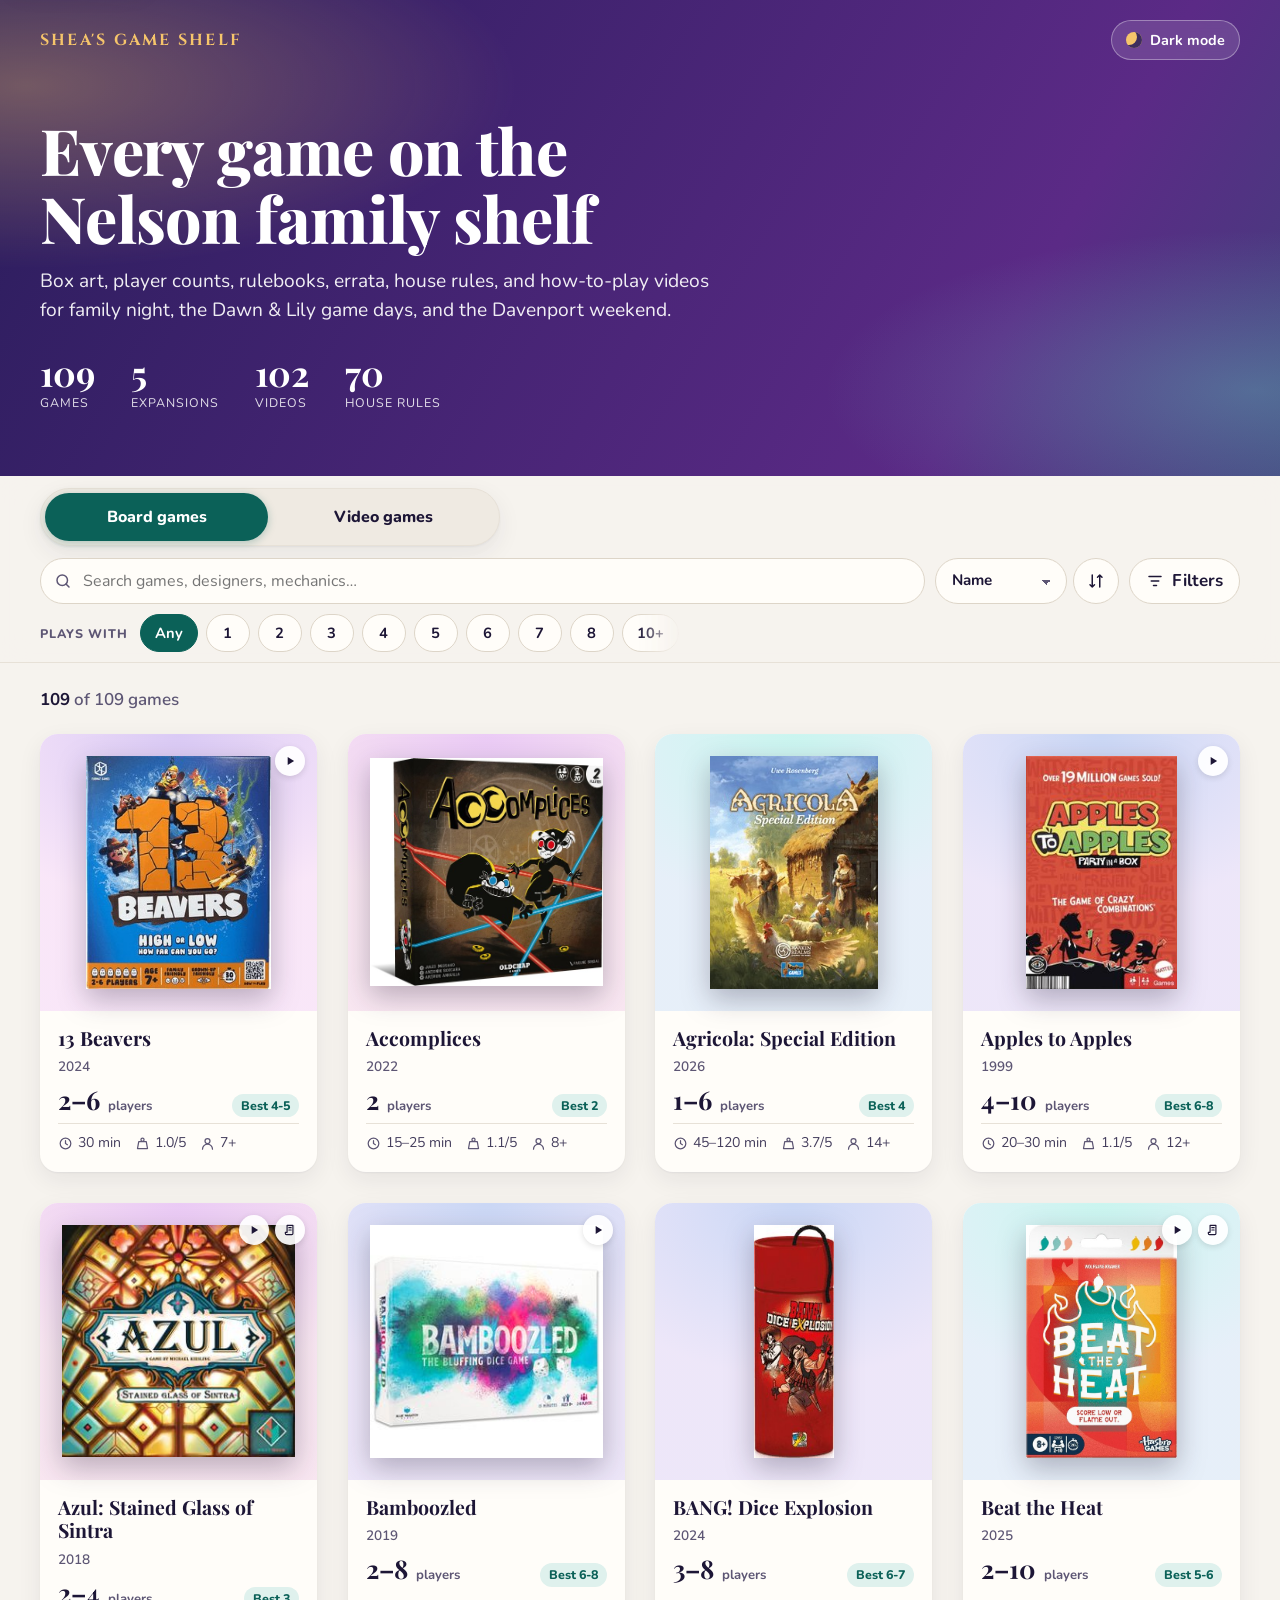
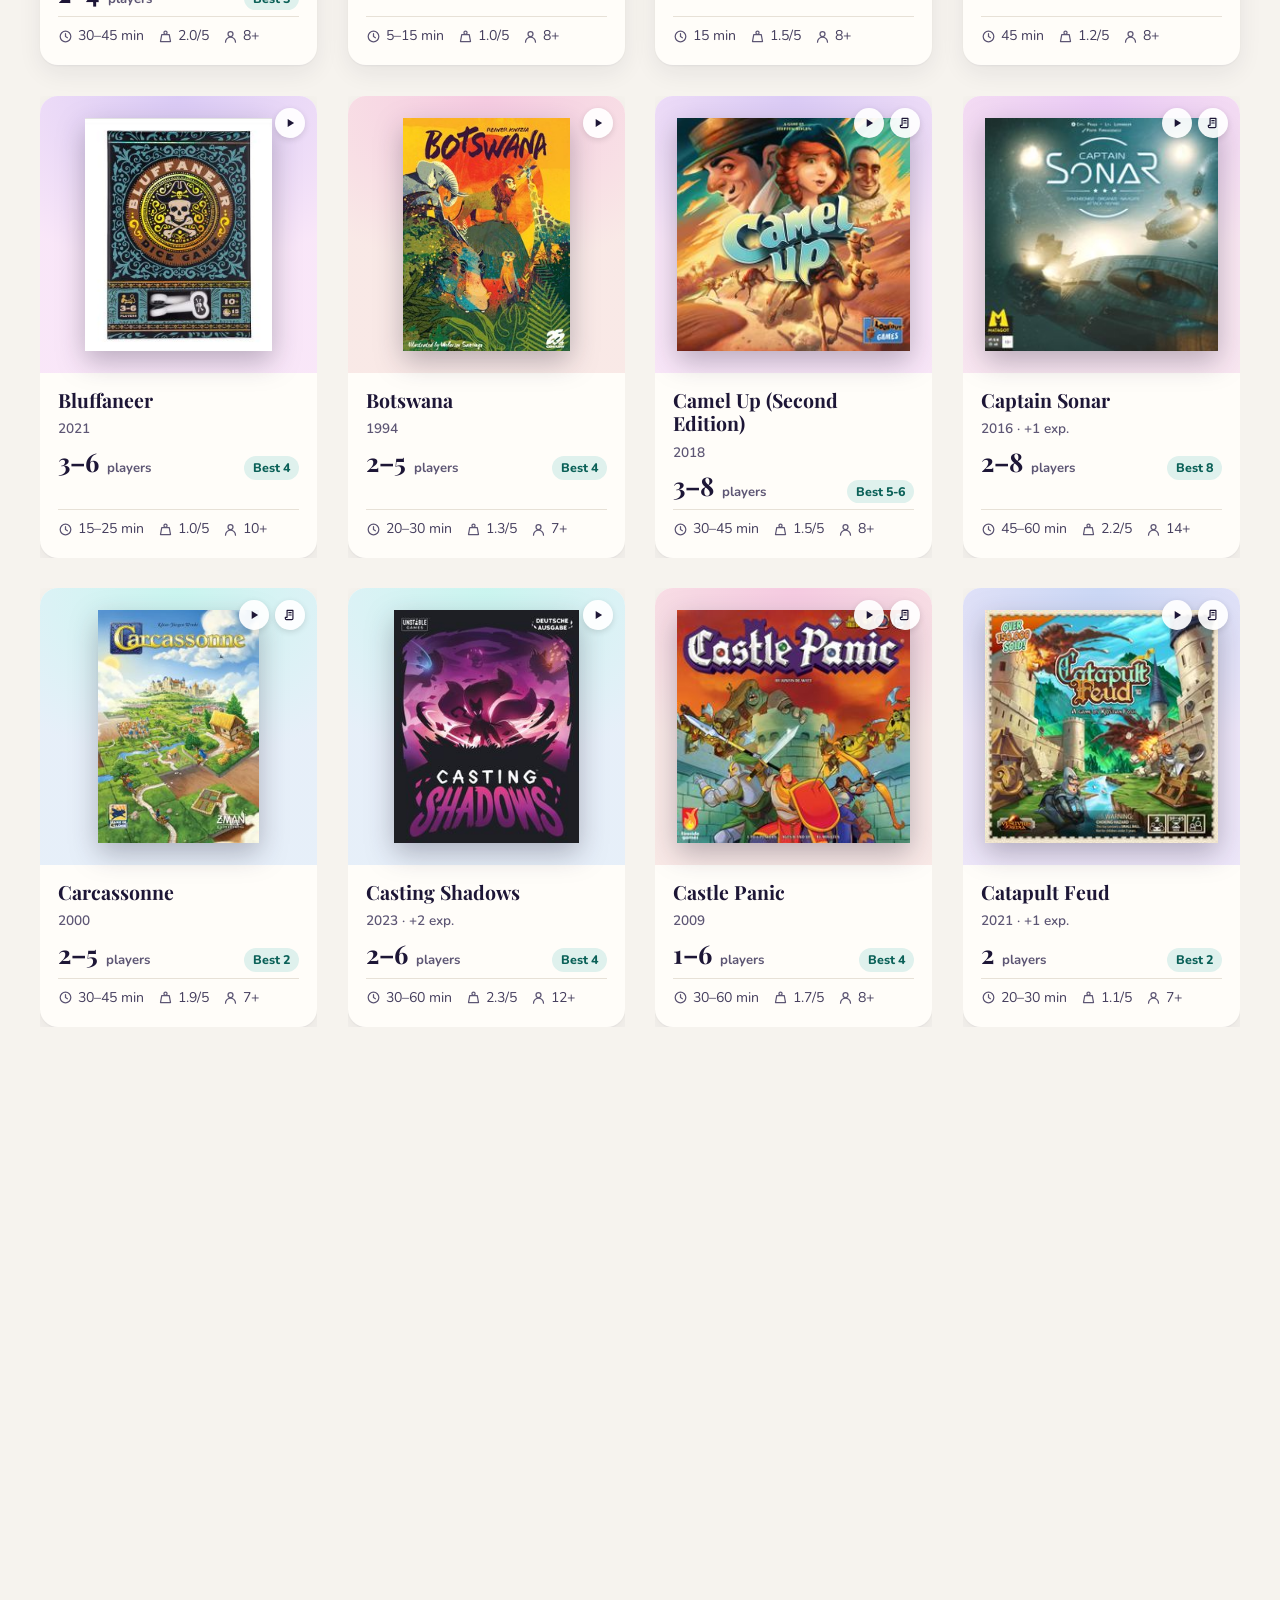
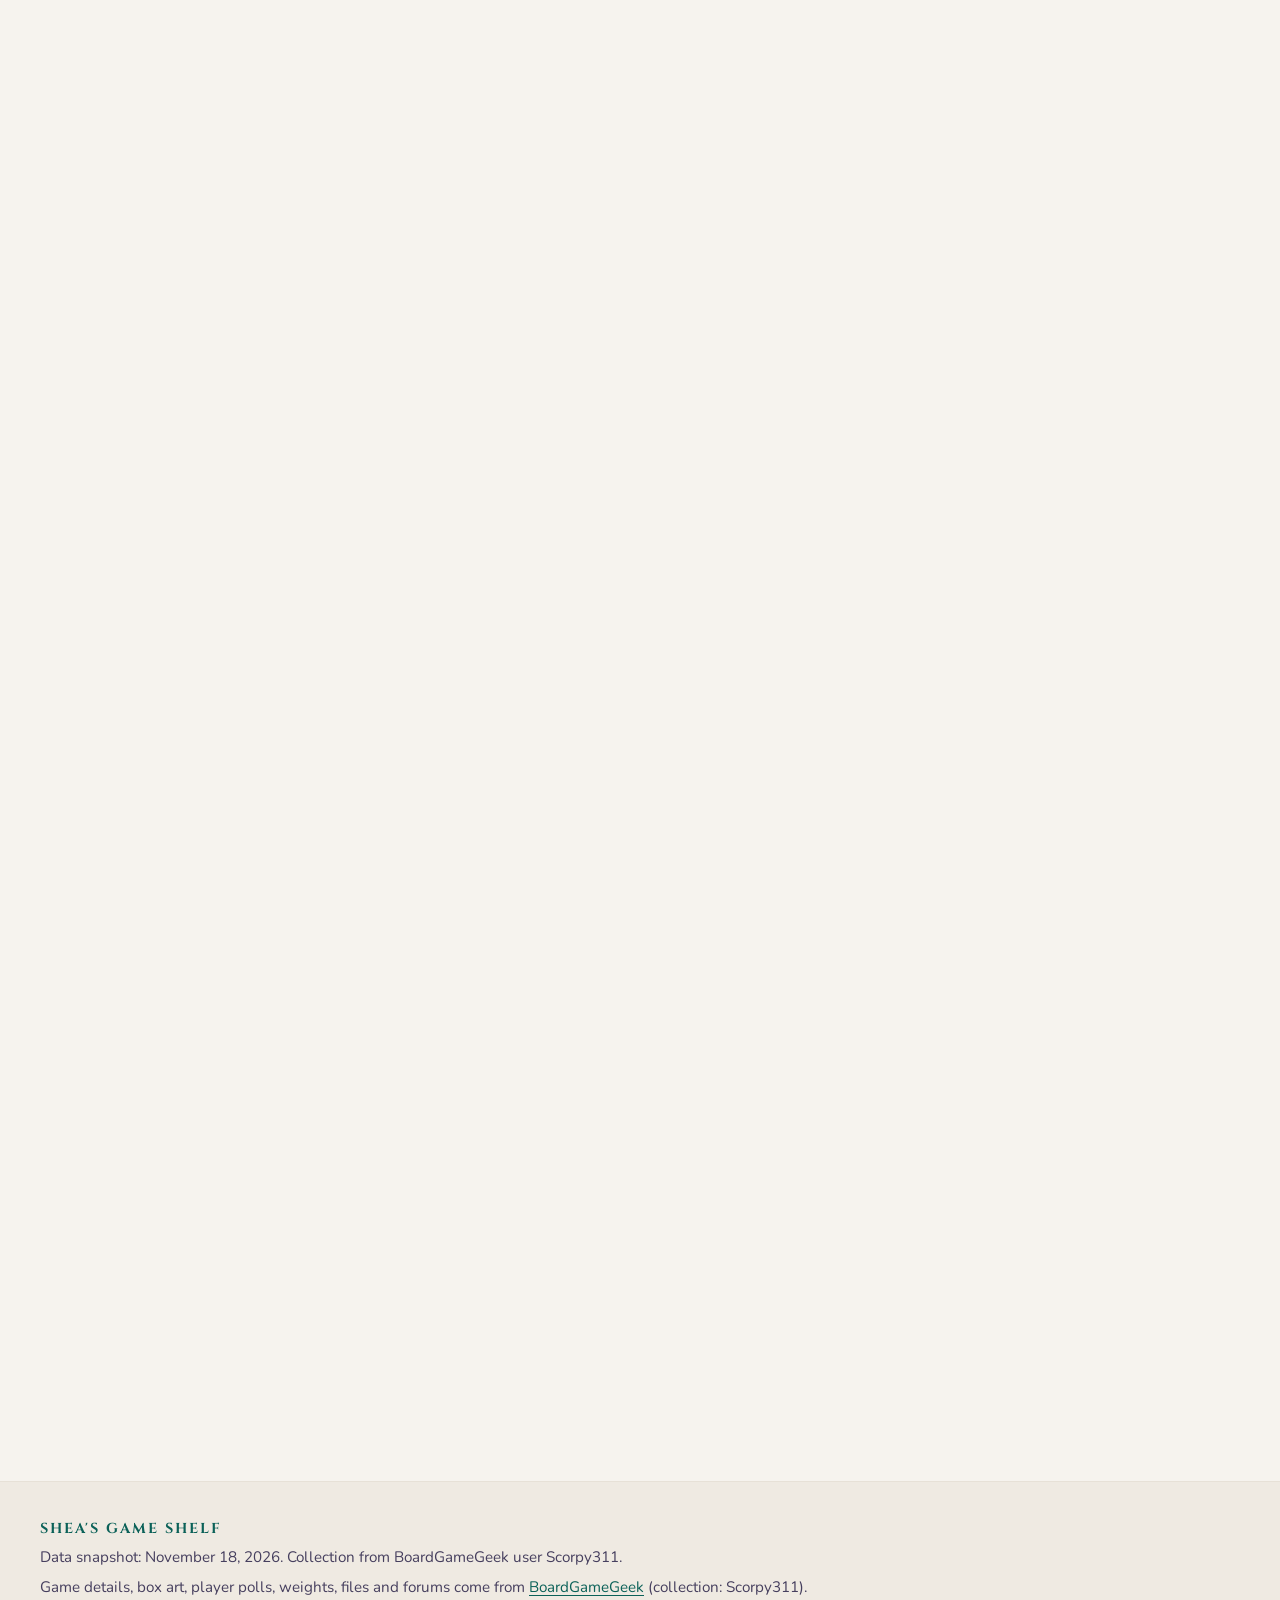
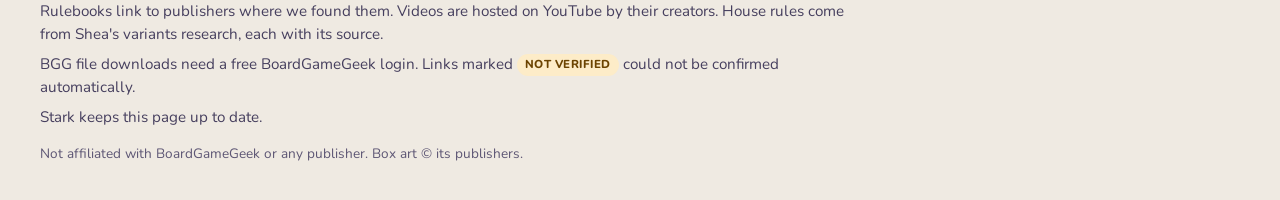
<file: index.html>
<!doctype html>
<html lang="en" data-theme="light" data-shelf="board">
<head>
<meta charset="utf-8">
<meta name="viewport" content="width=device-width, initial-scale=1, viewport-fit=cover">
<title>Shea's Game Shelf · The Nelson family game library</title>
<meta name="description" content="The Nelson family's game library: board games with box art, rulebooks, and how-to-play videos, plus Shea's Steam library on PC. Filterable and sortable.">
<meta name="theme-color" content="#2a1d5c">
<meta name="color-scheme" content="light">
<link rel="canonical" href="https://shea-nelson.github.io/game-library/">
<link rel="icon" href="data:image/svg+xml,<svg xmlns='http://www.w3.org/2000/svg' viewBox='0 0 64 64'><rect width='64' height='64' rx='14' fill='%232a1d5c'/><circle cx='22' cy='22' r='6' fill='%23f6c56b'/><circle cx='42' cy='42' r='6' fill='%23f6c56b'/><circle cx='42' cy='22' r='6' fill='%2370e0cf'/><circle cx='22' cy='42' r='6' fill='%2370e0cf'/></svg>">
<link rel="preconnect" href="https://fonts.googleapis.com">
<link rel="preconnect" href="https://fonts.gstatic.com" crossorigin>
<link rel="preconnect" href="https://cdn.cloudflare.steamstatic.com">
<link href="https://fonts.googleapis.com/css2?family=Cinzel:wght@600;700&family=Nunito:ital,wght@0,400;0,600;0,700;0,800;1,400&family=Playfair+Display:wght@600;700;800&display=swap" rel="stylesheet">
<link rel="stylesheet" href="css/style.css">
<script>
  (function(){try{
    var t=localStorage.getItem('gs-theme');
    if(t==='light'||t==='dark'){
      document.documentElement.setAttribute('data-theme',t);
      var m=document.querySelector('meta[name="color-scheme"]');
      if(m)m.setAttribute('content',t);
      var c=document.querySelector('meta[name="theme-color"]');
      if(c)c.setAttribute('content',t==='dark'?'#1a1240':'#2a1d5c');
    }
    var s=location.hash;
    if(/^#video(\/|$)/.test(s))document.documentElement.setAttribute('data-shelf','video');
    else if(/^#game\//.test(s)||s==='#board')document.documentElement.setAttribute('data-shelf','board');
    else {var l=localStorage.getItem('gs-shelf');if(l==='video'||l==='board')document.documentElement.setAttribute('data-shelf',l);}
  }catch(e){}})();
</script>
<link rel="apple-touch-icon" sizes="180x180" href="/game-library/icons/apple-touch-icon.png">
<link rel="manifest" href="/game-library/manifest.webmanifest">
<meta name="apple-mobile-web-app-title" content="Game Shelf">
<meta name="apple-mobile-web-app-capable" content="yes">
<meta name="mobile-web-app-capable" content="yes">
</head>
<body>
<a class="skip" href="#grid">Skip to games</a>
<noscript><p class="noscript">This page needs JavaScript to show the game library.</p></noscript>

<header class="hero" id="top">
  <div class="hero__glow" aria-hidden="true"></div>
  <div class="wrap hero__inner">
    <div class="hero__bar">
      <span class="wordmark" aria-label="Shea's Game Shelf">Shea's Game Shelf</span>
      <button class="theme-toggle" id="themeToggle" type="button" aria-pressed="false">
        <span class="theme-toggle__icon" aria-hidden="true"></span><span class="theme-toggle__label">Dark mode</span>
      </button>
    </div>
    <h1 class="hero__title" id="heroTitle">Every game on the Nelson family shelf</h1>
    <p class="hero__lede" id="heroLede">Box art, player counts, rulebooks, errata, house rules, and how-to-play videos for family night, the Dawn &amp; Lily game days, and the Davenport weekend.</p>
    <dl class="hero__stats" id="heroStats" aria-live="polite"></dl>
  </div>
</header>

<div class="toolbar" id="toolbar">
  <div class="wrap toolbar__inner">
    <div class="shelf-switch" id="shelfSwitch" role="radiogroup" aria-label="Choose a library">
      <button type="button" role="radio" aria-checked="true" data-shelf="board" id="shelfBoard">Board games</button>
      <button type="button" role="radio" aria-checked="false" data-shelf="video" id="shelfVideo">Video games</button>
    </div>
    <div class="toolbar__row">
      <search class="search">
        <label class="sr-only" for="q">Search board games</label>
        <svg aria-hidden="true" viewBox="0 0 24 24" width="18" height="18"><circle cx="11" cy="11" r="7" fill="none" stroke="currentColor" stroke-width="2"/><path d="M20 20l-4-4" stroke="currentColor" stroke-width="2" stroke-linecap="round"/></svg>
        <input id="q" type="search" placeholder="Search games, designers, mechanics…" autocomplete="off" enterkeyhint="search">
      </search>
      <div class="sort">
        <label for="sortBy" class="sr-only">Sort by</label>
        <select id="sortBy">
          <option value="name">Name</option>
          <option value="players">Players</option>
          <option value="time">Play time</option>
          <option value="weight">Weight</option>
          <option value="rating">BGG rating</option>
          <option value="year">Year</option>
        </select>
        <button type="button" id="sortDir" class="icon-btn" aria-label="Sort ascending" title="Toggle sort direction">
          <svg aria-hidden="true" viewBox="0 0 24 24" width="18" height="18"><path d="M7 4v16M7 20l-3-3M7 20l3-3M17 20V4M17 4l-3 3M17 4l3 3" fill="none" stroke="currentColor" stroke-width="2" stroke-linecap="round" stroke-linejoin="round"/></svg>
        </button>
      </div>
      <button type="button" id="filtersBtn" class="filters-btn" aria-expanded="false" aria-controls="filters">
        <svg aria-hidden="true" viewBox="0 0 24 24" width="18" height="18"><path d="M4 6h16M7 12h10M10 18h4" fill="none" stroke="currentColor" stroke-width="2" stroke-linecap="round"/></svg>
        <span>Filters</span><span class="filters-btn__count" id="filterCount" hidden></span>
      </button>
    </div>
    <div class="players board-only" id="playerRow" role="group" aria-labelledby="playersLbl">
      <span id="playersLbl" class="players__label">Plays with</span>
      <div class="chips chips--scroll" id="playerChips"></div>
    </div>
    <div class="video-toolbar-chips video-only" id="videoChipRows" hidden>
      <div class="players" id="platformRow" role="group" aria-labelledby="platformLbl">
        <span id="platformLbl" class="players__label">Platform</span>
        <div class="chips chips--scroll" id="platformChips"></div>
      </div>
      <div class="players" id="playedRow" role="group" aria-labelledby="playedLbl">
        <span id="playedLbl" class="players__label">Played</span>
        <div class="chips chips--scroll" id="playedChips"></div>
      </div>
    </div>
    <div class="filters" id="filters" hidden>
      <div class="filters__grid board-only" id="boardFilterGrid">
        <fieldset class="fgroup">
          <legend>Play time</legend>
          <div class="chips" id="timeChips"></div>
        </fieldset>
        <fieldset class="fgroup">
          <legend>Weight</legend>
          <div class="chips" id="weightChips"></div>
        </fieldset>
        <div class="fgroup">
          <label for="catSel" class="flabel">Category</label>
          <select id="catSel"><option value="">Any category</option></select>
        </div>
        <div class="fgroup">
          <label for="mechSel" class="flabel">Mechanic</label>
          <select id="mechSel"><option value="">Any mechanic</option></select>
        </div>
        <fieldset class="fgroup">
          <legend>Extras</legend>
          <div class="toggles">
            <label class="toggle"><input type="checkbox" id="fBest"><span>Best at that player count</span></label>
            <label class="toggle"><input type="checkbox" id="fHouse"><span>Has house rules</span></label>
            <label class="toggle"><input type="checkbox" id="fVideo"><span>Has a how-to-play video</span></label>
            <label class="toggle"><input type="checkbox" id="fExp"><span>Has expansions</span></label>
          </div>
        </fieldset>
      </div>
      <div class="filters__grid video-only" id="videoFilterGrid" hidden>
        <div class="fgroup">
          <label for="genreSel" class="flabel">Genre</label>
          <select id="genreSel"><option value="">Any genre</option></select>
        </div>
      </div>
      <div class="filters__foot">
        <button type="button" id="clearAll" class="link-btn">Clear all filters</button>
        <button type="button" id="doneBtn" class="done-btn">Show games</button>
      </div>
    </div>
  </div>
</div>

<main class="wrap" id="main">
  <p class="result-line" id="resultLine" aria-live="polite"></p>
  <ul class="grid" id="grid" aria-label="Games"></ul>
  <div class="empty" id="empty" hidden>
    <p class="empty__title">No games match those filters.</p>
    <button type="button" class="done-btn" id="emptyClear">Clear filters</button>
  </div>
  <div class="load-error" id="loadError" hidden role="alert"></div>
</main>

<footer class="footer">
  <div class="wrap footer__inner">
    <span class="wordmark wordmark--small">Shea's Game Shelf</span>
    <p id="snapshot">Data snapshot: loading…</p>
    <p id="footerCredit">Game details, box art, player polls, weights, files and forums come from <a href="https://boardgamegeek.com/collection/user/Scorpy311?own=1">BoardGameGeek</a> (collection: Scorpy311). Rulebooks link to publishers where we found them. Videos are hosted on YouTube by their creators. House rules come from Shea's variants research, each with its source.</p>
    <p id="footerNote">BGG file downloads need a free BoardGameGeek login. Links marked <span class="badge badge--warn">Not verified</span> could not be confirmed automatically.</p>
    <p>Stark keeps this page up to date.</p>
    <p class="footer__small" id="footerSmall">Not affiliated with BoardGameGeek or any publisher. Box art © its publishers.</p>
  </div>
</footer>

<dialog class="detail" id="detail" aria-labelledby="dTitle" closedby="any">
  <div class="detail__inner" id="detailBody"></div>
</dialog>

<script src="js/app.js" defer></script>
</body>
</html>
</file>
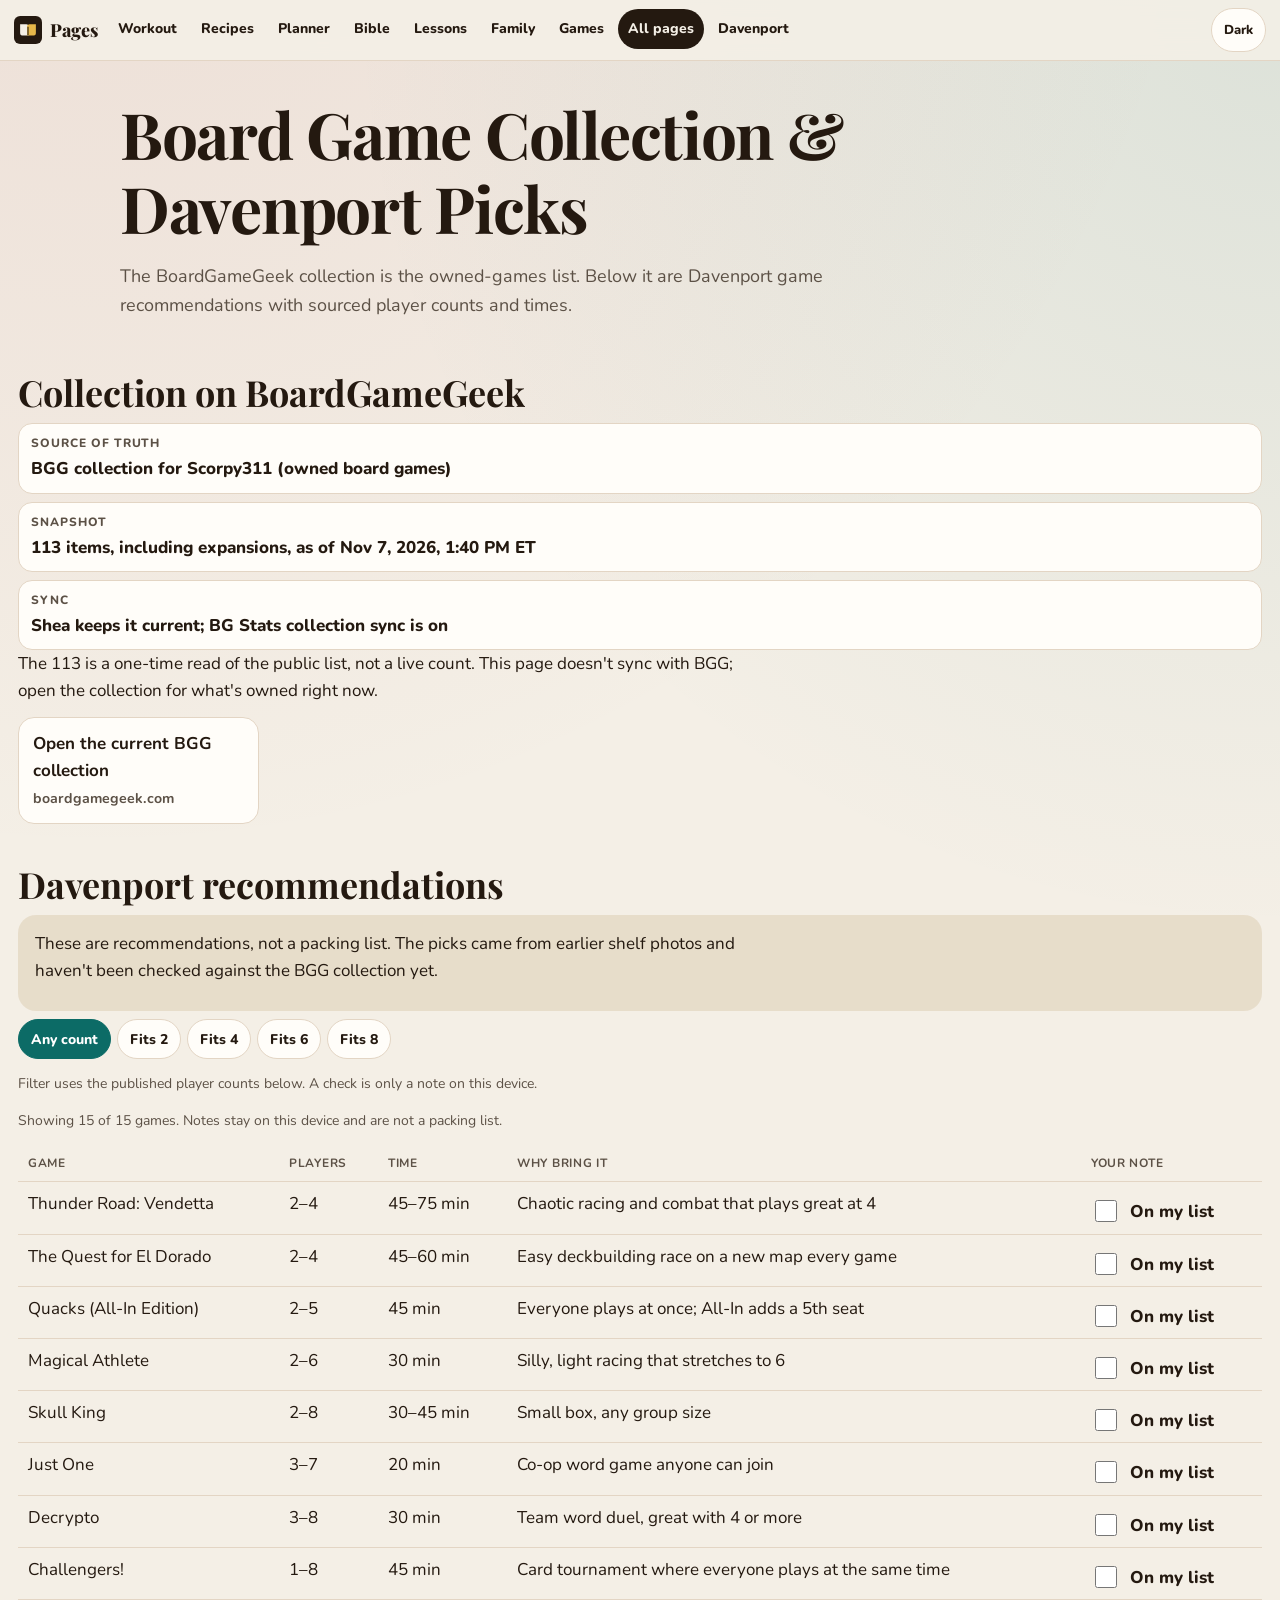
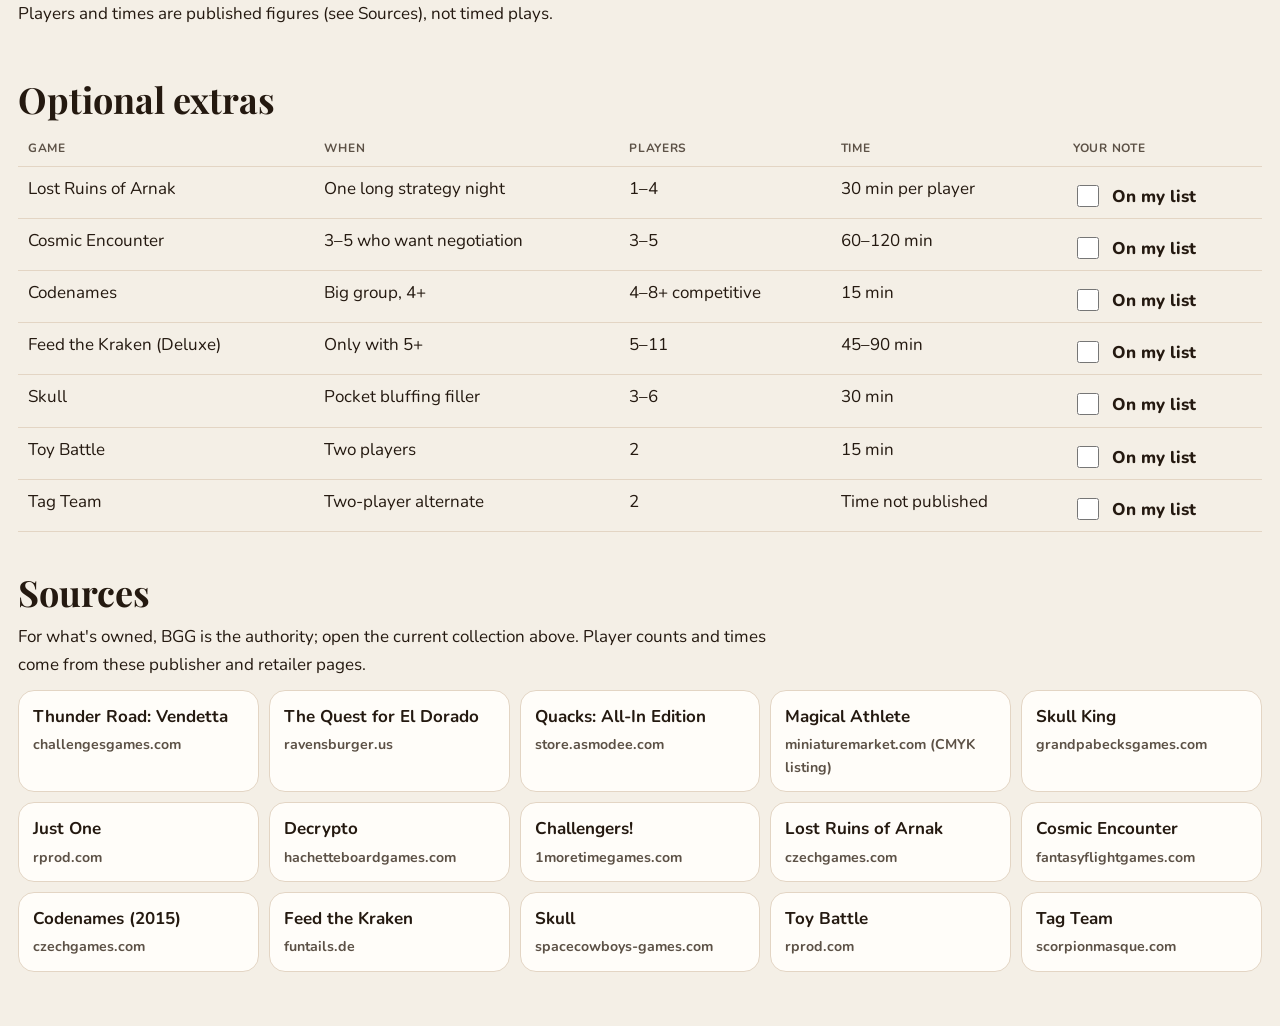
<file: davenport/index.html>
<!doctype html>
<html lang="en">
<head>
<meta charset="utf-8">
<meta name="viewport" content="width=device-width, initial-scale=1">
<meta name="theme-color" content="#f4efe6">
<meta name="color-scheme" content="light dark">
<meta name="description" content="BoardGameGeek collection for Scorpy311 and sourced Davenport game recommendations. Not a packing list.">
<title>Board Game Collection &amp; Davenport Picks</title>
<link rel="icon" href="shelf/favicon.svg" type="image/svg+xml">
<link rel="preconnect" href="https://fonts.googleapis.com">
<link rel="preconnect" href="https://fonts.gstatic.com" crossorigin>
<link href="https://fonts.googleapis.com/css2?family=Caveat:wght@600;700&family=Cinzel:wght@600;700&family=Nunito:wght@400;600;700;800&family=Playfair+Display:ital,wght@0,700;0,900;1,700&display=swap" rel="stylesheet">
<link rel="stylesheet" href="shelf/base.css">
<link rel="stylesheet" href="shelf/doc.css">
<script src="shelf/theme-init.js"></script>
<link rel="apple-touch-icon" sizes="180x180" href="/game-library/icons/apple-touch-icon.png">
<link rel="manifest" href="/game-library/manifest.webmanifest">
<meta name="apple-mobile-web-app-title" content="Game Shelf">
<meta name="apple-mobile-web-app-capable" content="yes">
<meta name="mobile-web-app-capable" content="yes">
</head>
<body data-root="./">
<a class="skip" href="#app">Skip to games</a>
<main id="app"><p class="loading">Loading the collection…</p></main>
<noscript><p class="noscript">This page needs JavaScript to show the collection.</p></noscript>
<script type="module" src="shelf/nav.js"></script>
<script type="module" src="games.js"></script>
</body>
</html>
</file>
<file: css/style.css>
/* Shea's Game Shelf — light by default, optional dark theme */
:root{
  --bg:#f6f3ee; --bg-2:#efeae2; --card:#fffdf9; --ink:#1d1636; --ink-soft:#463f5e; --muted:#5d5674;
  --line:#e7e1d7; --line-2:#ddd5c8; --accent:#0b6158; --accent-ink:#ffffff; --accent-soft:#dff1ed;
  --gold:#f6c56b; --rose:#8a1f52; --warn-bg:#fdecc8; --warn-ink:#6b4300; --ok-bg:#dcf2e6; --ok-ink:#155a37;
  --comm-bg:#ece6fb; --comm-ink:#4a2a8a;
  --shadow:0 1px 2px rgba(29,22,54,.05),0 8px 24px rgba(29,22,54,.07);
  --shadow-lg:0 2px 6px rgba(29,22,54,.08),0 24px 48px rgba(29,22,54,.16);
  --toolbar-bg:rgba(246,243,238,.86);
  --hero-1:#2a1d5c; --hero-2:#5b2a86; --hero-3:#0e6f68; --hero-4:#9e4526;
  --radius:18px; --radius-sm:12px;
  --font-body:"Nunito",system-ui,-apple-system,"Segoe UI",sans-serif;
  --font-head:"Playfair Display",Georgia,serif;
  --font-mark:"Cinzel","Playfair Display",serif;
  --pad:clamp(16px,4vw,40px);
  color-scheme:light;
}
[data-theme="dark"]{
  --bg:#15121f; --bg-2:#1b1728; --card:#211c31; --ink:#f2eefa; --ink-soft:#d3cce4; --muted:#b4acc9;
  --line:#2f2944; --line-2:#3a3352; --accent:#74d9c9; --accent-ink:#0d1f1c; --accent-soft:#183a36;
  --gold:#f6c56b; --rose:#f39ac1; --warn-bg:#4a3510; --warn-ink:#ffd98e; --ok-bg:#163a28; --ok-ink:#9fe6bf;
  --comm-bg:#2e2450; --comm-ink:#d6c8ff;
  --shadow:0 1px 2px rgba(0,0,0,.3),0 8px 24px rgba(0,0,0,.25);
  --shadow-lg:0 2px 6px rgba(0,0,0,.4),0 24px 48px rgba(0,0,0,.45);
  --toolbar-bg:rgba(21,18,31,.86);
  --hero-1:#1a1240; --hero-2:#3f1d63; --hero-3:#0b4f4a; --hero-4:#8a3f22;
  color-scheme:dark;
}
*,*::before,*::after{box-sizing:border-box}
html{-webkit-text-size-adjust:100%;text-size-adjust:100%;scroll-padding-top:150px}
body{margin:0;background:var(--bg);color:var(--ink);font-family:var(--font-body);font-size:1.0625rem;line-height:1.55;
  -webkit-font-smoothing:antialiased;font-size-adjust:from-font;transition:background-color .3s ease,color .3s ease}
img{max-width:100%;display:block}
a{color:var(--accent);text-underline-offset:3px;text-decoration-thickness:1px}
a:hover{text-decoration-thickness:2px}
button,input,select{font:inherit;color:inherit}
:focus-visible{outline:3px solid var(--gold);outline-offset:2px;border-radius:8px}
[hidden]{display:none!important}
.sr-only{position:absolute;width:1px;height:1px;padding:0;margin:-1px;overflow:hidden;clip:rect(0,0,0,0);clip-path:inset(50%);white-space:nowrap;border:0}
.skip{position:absolute;left:12px;top:-60px;background:var(--card);color:var(--ink);padding:10px 14px;border-radius:10px;z-index:100;box-shadow:var(--shadow)}
.skip:focus{top:12px}
.wrap{max-width:1280px;margin:0 auto;padding-left:var(--pad);padding-right:var(--pad)}

/* Hero */
.hero{position:relative;overflow:hidden;color:#fff;
  background:linear-gradient(120deg,var(--hero-1),var(--hero-2) 35%,var(--hero-3) 70%,var(--hero-4));
  background-size:220% 220%;animation:drift 22s ease-in-out infinite alternate}
.hero__glow{position:absolute;inset:-30%;background:
  radial-gradient(40% 40% at 20% 30%,rgba(246,197,107,.35),transparent 60%),
  radial-gradient(35% 35% at 80% 70%,rgba(112,224,207,.30),transparent 60%);
  animation:float 18s ease-in-out infinite alternate;pointer-events:none}
.hero__inner{position:relative;padding-top:20px;padding-bottom:clamp(36px,6vw,64px)}
.hero__bar{display:flex;align-items:center;justify-content:space-between;gap:12px;margin-bottom:clamp(28px,6vw,56px)}
.wordmark{font-family:var(--font-mark);font-weight:700;letter-spacing:.14em;text-transform:uppercase;font-size:1rem;color:var(--gold);font-size-adjust:cap-height from-font}
.wordmark--small{font-size:.9rem;color:var(--accent)}
.hero__title{font-family:var(--font-head);font-weight:800;font-size:clamp(2.1rem,5.6vw,4rem);line-height:1.05;margin:0 0 16px;max-width:16ch;letter-spacing:-.01em;font-size-adjust:from-font}
.hero__lede{font-size:clamp(1.02rem,1.6vw,1.2rem);max-width:58ch;margin:0 0 28px;color:rgba(255,255,255,.92)}
.hero__stats{display:flex;flex-wrap:wrap;gap:12px 36px;margin:0}
.hero__stats div{display:flex;flex-direction:column}
.hero__stats dt{order:2;font-size:.78rem;letter-spacing:.08em;text-transform:uppercase;color:rgba(255,255,255,.85)}
.hero__stats dd{order:1;margin:0;font-family:var(--font-head);font-size:clamp(1.6rem,3vw,2.2rem);font-weight:700;line-height:1.1;font-size-adjust:from-font}
.theme-toggle{display:inline-flex;align-items:center;gap:8px;border:1px solid rgba(255,255,255,.35);background:rgba(255,255,255,.12);
  color:#fff;border-radius:999px;padding:8px 14px;cursor:pointer;font-weight:700;font-size:.9rem;backdrop-filter:blur(6px);transition:background .2s}
.theme-toggle:hover{background:rgba(255,255,255,.22)}
.theme-toggle__icon{width:16px;height:16px;border-radius:50%;background:var(--gold);box-shadow:inset -5px -3px 0 0 rgba(42,29,92,.9)}
[data-theme="dark"] .theme-toggle__icon{box-shadow:none;background:radial-gradient(circle,#ffe7a8 40%,var(--gold) 41%)}
@keyframes drift{0%{background-position:0% 40%}100%{background-position:100% 60%}}
@keyframes float{0%{transform:translate3d(-3%,-2%,0) scale(1)}100%{transform:translate3d(3%,2%,0) scale(1.08)}}

/* Toolbar */
.toolbar{position:sticky;top:0;z-index:20;background:var(--toolbar-bg);backdrop-filter:saturate(1.4) blur(14px);-webkit-backdrop-filter:saturate(1.4) blur(14px);
  border-bottom:1px solid var(--line)}
.toolbar__inner{padding-top:12px;padding-bottom:10px}
.toolbar__row{display:grid;grid-template-columns:1fr auto auto;gap:10px;align-items:center}
.search{position:relative;display:flex;align-items:center}
.search svg{position:absolute;left:14px;color:var(--muted)}
.search input{width:100%;height:46px;border-radius:999px;border:1px solid var(--line-2);background:var(--card);padding:0 16px 0 42px;font-size:1rem;
  transition:border-color .2s,box-shadow .2s}
.search input:focus{outline:none;border-color:var(--accent);box-shadow:0 0 0 4px var(--accent-soft)}
.sort{display:flex;gap:6px}
select{height:46px;border-radius:999px;border:1px solid var(--line-2);background:var(--card);padding:0 36px 0 16px;font-weight:700;font-size:.95rem;cursor:pointer;
  appearance:none;-webkit-appearance:none;background-image:linear-gradient(45deg,transparent 50%,var(--muted) 50%),linear-gradient(135deg,var(--muted) 50%,transparent 50%);
  background-position:calc(100% - 20px) 52%,calc(100% - 15px) 52%;background-size:5px 5px;background-repeat:no-repeat}
.icon-btn{width:46px;height:46px;border-radius:50%;border:1px solid var(--line-2);background:var(--card);display:grid;place-items:center;cursor:pointer;transition:transform .25s}
.icon-btn[data-dir="desc"] svg{transform:scaleY(-1)}
.filters-btn{height:46px;display:inline-flex;align-items:center;gap:8px;border-radius:999px;border:1px solid var(--line-2);background:var(--card);padding:0 16px;font-weight:700;cursor:pointer}
.filters-btn[aria-expanded="true"]{background:var(--ink);color:var(--bg);border-color:var(--ink)}
.filters-btn__count{background:var(--accent);color:var(--accent-ink);border-radius:999px;font-size:.78rem;min-width:22px;height:22px;display:inline-grid;place-items:center;padding:0 6px}
.players{display:flex;align-items:center;gap:12px;margin-top:10px;min-width:0}
.players__label{font-size:.78rem;font-weight:800;letter-spacing:.08em;text-transform:uppercase;color:var(--muted);white-space:nowrap}
.chips{display:flex;flex-wrap:wrap;gap:8px}
.chips--scroll{flex-wrap:nowrap;overflow-x:auto;scrollbar-width:none;padding:2px;margin:-2px;mask-image:linear-gradient(90deg,#000 92%,transparent)}
.chips--scroll::-webkit-scrollbar{display:none}
.chip{flex:0 0 auto;min-width:44px;height:38px;padding:0 14px;border-radius:999px;border:1px solid var(--line-2);background:var(--card);font-weight:700;font-size:.92rem;cursor:pointer;
  transition:background .18s,color .18s,border-color .18s,transform .18s}
.chip:hover{border-color:var(--accent)}
.chip[aria-pressed="true"]{background:var(--accent);color:var(--accent-ink);border-color:var(--accent)}
.filters{margin-top:14px;padding-top:14px;border-top:1px solid var(--line)}
.filters__grid{display:grid;grid-template-columns:repeat(auto-fit,minmax(220px,1fr));gap:18px 28px}
.fgroup{border:0;margin:0;padding:0;min-width:0;display:flex;flex-direction:column;gap:8px}
.fgroup legend,.flabel{font-size:.78rem;font-weight:800;letter-spacing:.08em;text-transform:uppercase;color:var(--muted);padding:0;margin-bottom:8px}
.fgroup select{width:100%}
.toggles{display:flex;flex-direction:column;gap:6px}
.toggle{display:flex;align-items:center;gap:10px;cursor:pointer;min-height:32px;font-weight:600}
.toggle input{width:20px;height:20px;accent-color:var(--accent)}
.filters__foot{display:flex;justify-content:space-between;align-items:center;margin-top:14px}
.link-btn{background:none;border:0;color:var(--accent);font-weight:700;cursor:pointer;padding:8px 0;text-decoration:underline;text-underline-offset:3px}
.done-btn{height:44px;border-radius:999px;border:0;background:var(--accent);color:var(--accent-ink);font-weight:800;padding:0 22px;cursor:pointer}
.filters .done-btn{display:none}

/* Results grid */
main{padding-top:24px;padding-bottom:64px;min-height:50vh}
.result-line{color:var(--muted);font-weight:600;margin:0 0 20px}
.result-line strong{color:var(--ink)}
.grid{list-style:none;margin:0;padding:0;display:grid;grid-template-columns:repeat(auto-fill,minmax(220px,1fr));gap:clamp(18px,2.4vw,32px)}
.card{position:relative;opacity:0;transform:translateY(12px);animation:rise .5s ease forwards;animation-delay:calc(var(--i,0) * 25ms)}
/* Below-fold cards only. The first rows stay in normal flow so the opening animation is unchanged. */
.card--defer{content-visibility:auto;contain-intrinsic-size:auto none auto 450px;animation:none;opacity:1;transform:none}
.card--video.card--defer{contain-intrinsic-size:auto none auto 590px}
@keyframes rise{to{opacity:1;transform:none}}
.card__btn{display:flex;flex-direction:column;width:100%;height:100%;text-align:left;border:0;padding:0;background:var(--card);border-radius:var(--radius);
  box-shadow:var(--shadow);cursor:pointer;overflow:hidden;transition:transform .25s ease,box-shadow .25s ease;color:inherit;text-decoration:none}
.card__btn:hover{transform:translateY(-4px);box-shadow:var(--shadow-lg)}
.card__btn:focus-visible{outline:3px solid var(--gold);outline-offset:3px}
.card__art{position:relative;aspect-ratio:1/1;display:grid;place-items:center;padding:22px;
  background:radial-gradient(120% 90% at 50% 0%,hsl(var(--h) 70% 88%) ,hsl(calc(var(--h) + 40) 60% 94%) 70%)}
[data-theme="dark"] .card__art{background:radial-gradient(120% 90% at 50% 0%,hsl(var(--h) 35% 30%),hsl(calc(var(--h) + 40) 30% 18%) 70%)}
.card__art img{position:absolute;top:22px;left:22px;width:calc(100% - 44px);height:calc(100% - 44px);object-fit:contain;filter:drop-shadow(0 10px 14px rgba(20,14,40,.28));transition:transform .35s ease}
.card__btn:hover .card__art img{transform:scale(1.04) rotate(-.6deg)}
.card__flags{position:absolute;top:12px;right:12px;display:flex;gap:6px}
.flag{width:30px;height:30px;border-radius:50%;background:rgba(255,255,255,.92);color:#1d1636;display:grid;place-items:center;box-shadow:0 2px 6px rgba(0,0,0,.12)}
.card__body{padding:16px 18px 18px;display:flex;flex-direction:column;gap:6px;flex:1}
.card__title{font-family:var(--font-head);font-weight:700;font-size:1.22rem;line-height:1.2;margin:0;font-size-adjust:from-font}
.card__year{font-size:.85rem;color:var(--muted);font-weight:600}
.card__players{display:flex;align-items:baseline;gap:8px;margin-top:4px}
.card__players .num{font-family:var(--font-head);font-size:1.6rem;font-weight:700;line-height:1;font-size-adjust:from-font}
.card__players .lbl{font-size:.82rem;color:var(--muted);font-weight:700}
.best{font-size:.78rem;font-weight:800;color:var(--accent);background:var(--accent-soft);border-radius:999px;padding:2px 9px;margin-left:auto;white-space:nowrap}
.meta{display:flex;flex-wrap:wrap;gap:4px 14px;font-size:.88rem;color:var(--ink-soft);margin-top:auto;padding-top:8px;border-top:1px solid var(--line)}
.meta span{display:inline-flex;align-items:center;gap:5px}
.meta svg{color:var(--muted)}
.empty{text-align:center;padding:60px 0}
.empty__title{font-family:var(--font-head);font-size:1.5rem;margin:0 0 16px;font-size-adjust:from-font}
.noscript{margin:16px var(--pad);padding:14px 16px;border-radius:var(--radius-sm);background:var(--warn-bg);color:var(--warn-ink)}
.load-error{background:var(--warn-bg);color:var(--warn-ink);padding:18px 20px;border-radius:var(--radius-sm)}

/* Badges */
.badge{display:inline-flex;align-items:center;gap:4px;font-size:.72rem;font-weight:800;letter-spacing:.04em;text-transform:uppercase;border-radius:999px;padding:2px 8px;vertical-align:middle;white-space:nowrap}
.badge--warn{background:var(--warn-bg);color:var(--warn-ink)}
.badge--ok{background:var(--ok-bg);color:var(--ok-ink)}
.badge--comm{background:var(--comm-bg);color:var(--comm-ink)}
.badge--soft{background:var(--bg-2);color:var(--ink-soft)}
.tag{display:inline-block;font-size:.74rem;font-weight:800;letter-spacing:.05em;text-transform:uppercase;color:var(--accent);background:var(--accent-soft);border-radius:999px;padding:2px 9px;margin:2px 4px 2px 0}

/* Detail dialog */
.detail{border:0;padding:0;margin:auto;width:min(920px,calc(100vw - 32px));max-height:calc(100dvh - 48px);border-radius:24px;background:var(--bg);color:var(--ink);box-shadow:var(--shadow-lg);overflow:hidden}
.detail:modal{overscroll-behavior:contain}
.detail::backdrop{background:rgba(16,10,34,.55);backdrop-filter:blur(4px);overflow:hidden;overscroll-behavior:contain}
.detail[open]{animation:pop .3s ease}
@keyframes pop{from{opacity:0;transform:translateY(16px) scale(.98)}to{opacity:1;transform:none}}
.detail__inner{max-height:calc(100dvh - 48px);overflow-y:auto;overscroll-behavior:contain}
.d-head{position:relative;display:grid;grid-template-columns:minmax(150px,240px) 1fr;gap:28px;align-items:end;padding:28px 32px;color:#fff;
  background:linear-gradient(135deg,hsl(var(--h) 55% 28%),hsl(calc(var(--h) + 50) 50% 22%))}
.d-head img{width:100%;height:auto;border-radius:10px;box-shadow:0 18px 36px rgba(0,0,0,.4)}
.d-close{position:absolute;top:14px;right:14px;width:44px;height:44px;border-radius:50%;border:0;background:rgba(255,255,255,.18);color:#fff;cursor:pointer;display:grid;place-items:center;backdrop-filter:blur(6px)}
.d-close:hover{background:rgba(255,255,255,.3)}
.d-kicker{font-family:var(--font-mark);letter-spacing:.14em;text-transform:uppercase;font-size:.78rem;color:var(--gold);margin:0 0 8px;font-size-adjust:cap-height from-font}
.d-title{font-family:var(--font-head);font-size:clamp(1.8rem,4vw,2.6rem);line-height:1.1;margin:0 0 8px;font-size-adjust:from-font}
.d-sub{margin:0 0 16px;color:rgba(255,255,255,.88)}
.d-stats{display:grid;grid-template-columns:repeat(auto-fit,minmax(96px,1fr));gap:14px;margin:0}
.d-stats div{display:flex;flex-direction:column}
.d-stats dt{order:2;font-size:.72rem;letter-spacing:.08em;text-transform:uppercase;color:rgba(255,255,255,.82)}
.d-stats dd{order:1;margin:0;font-family:var(--font-head);font-weight:700;font-size:1.35rem;font-size-adjust:from-font}
.d-body{padding:8px 32px 36px}
.d-sec{padding:24px 0;border-bottom:1px solid var(--line)}
.d-sec:last-child{border-bottom:0}
.d-sec h3{font-family:var(--font-head);font-size:1.3rem;margin:0 0 12px;font-size-adjust:from-font}
.d-desc{font-size:1.08rem;color:var(--ink-soft);margin:0 0 10px;max-width:65ch}
.chipline{display:flex;flex-wrap:wrap;gap:6px}
.links{list-style:none;margin:0;padding:0;display:grid;gap:10px}
.links li{display:flex;flex-wrap:wrap;align-items:baseline;gap:6px 10px}
.links .kind{min-width:110px;font-size:.78rem;font-weight:800;letter-spacing:.06em;text-transform:uppercase;color:var(--muted)}
.links a{font-weight:700}
.note{font-size:.9rem;color:var(--muted);flex-basis:100%;margin-left:120px}
.hr-list{list-style:none;margin:0;padding:0;display:grid;gap:14px}
.hr-list li{background:var(--card);border-radius:var(--radius-sm);padding:14px 16px}
.hr-list h4{margin:0 0 4px;font-size:1.02rem;display:flex;flex-wrap:wrap;gap:6px;align-items:center}
.hr-list p{margin:0 0 6px;color:var(--ink-soft)}
.video{position:relative;aspect-ratio:16/9;border-radius:var(--radius-sm);overflow:hidden;background:#000;max-width:720px}
.video button{all:unset;cursor:pointer;position:absolute;inset:0;display:grid;place-items:center}
.video img{position:absolute;inset:0;width:100%;height:100%;object-fit:cover;opacity:.85;transition:opacity .2s,transform .4s}
.video button:hover img{opacity:1;transform:scale(1.02)}
.video .play{position:relative;width:72px;height:72px;border-radius:50%;background:rgba(255,255,255,.95);display:grid;place-items:center;box-shadow:0 8px 24px rgba(0,0,0,.4)}
.video button:focus-visible .play{outline:3px solid var(--gold);outline-offset:4px}
.video iframe{position:absolute;inset:0;width:100%;height:100%;border:0}
.vmeta{margin:10px 0 0;color:var(--ink-soft)}
.exp-list{list-style:none;margin:0;padding:0;display:grid;gap:14px}
.exp{display:grid;grid-template-columns:72px 1fr;gap:14px;align-items:start}
.exp img{width:72px;height:auto;border-radius:6px;box-shadow:0 4px 12px rgba(0,0,0,.15)}
.exp h4{margin:0 0 4px;font-size:1.05rem}
.related{display:flex;flex-wrap:wrap;gap:12px}
.related a{display:flex;align-items:center;gap:10px;background:var(--card);border-radius:var(--radius-sm);padding:8px 14px 8px 8px;text-decoration:none;font-weight:700;color:var(--ink)}
.related img{width:40px;height:40px;object-fit:contain}

/* Footer */
.footer{border-top:1px solid var(--line);background:var(--bg-2);color:var(--ink-soft);font-size:.95rem}
.footer__inner{padding-top:36px;padding-bottom:calc(36px + env(safe-area-inset-bottom));display:grid;gap:6px;max-width:900px;margin-left:0}
.footer p{margin:0}
.footer__small{font-size:.85rem;color:var(--muted);margin-top:8px!important}

/* Mobile */
@media (max-width:720px){
  html{scroll-padding-top:170px}
  .hero__bar{margin-bottom:28px}
  .hero__lede{font-size:1rem;margin-bottom:22px}
  .hero__stats{display:grid;grid-template-columns:repeat(4,auto);justify-content:start;gap:12px 22px}
  .hero__stats dd{font-size:1.5rem}
  .hero__stats dt{font-size:.68rem;letter-spacing:.06em}
  .theme-toggle__label{position:absolute;width:1px;height:1px;overflow:hidden;clip:rect(0,0,0,0);clip-path:inset(50%)}
  .theme-toggle{width:44px;height:44px;justify-content:center;padding:0}
  .toolbar__row{grid-template-columns:1fr auto;grid-template-areas:"search search" "sort filters"}
  .search{grid-area:search}.sort{grid-area:sort}.filters-btn{grid-area:filters}
  .sort select{flex:1}
  .sort{min-width:0}
  .grid{grid-template-columns:repeat(2,minmax(0,1fr));gap:14px}
  .card__art img{top:14px;left:14px;width:calc(100% - 28px);height:calc(100% - 28px)}
  .card__body{padding:12px 12px 14px}
  .card__title{font-size:1.02rem}
  .card__players .num{font-size:1.3rem}
  .best{margin-left:0}
  .card__players{flex-wrap:wrap}
  .meta{font-size:.8rem;gap:2px 10px}
  .filters{position:fixed;left:0;right:0;bottom:0;z-index:40;margin:0;padding:20px var(--pad) calc(16px + env(safe-area-inset-bottom));max-height:82dvh;overflow:auto;
    background:var(--bg);border-top:0;border-radius:22px 22px 0 0;box-shadow:0 -12px 40px rgba(0,0,0,.25)}
  .filters:not([hidden]){animation:sheet .28s ease}
  .filters .done-btn{display:inline-block}
  .filters__foot{position:sticky;bottom:-16px;background:var(--bg);padding:12px 0 4px}
  .detail{width:100vw;max-width:100vw;max-height:100dvh;height:100dvh;border-radius:0;margin:0}
  .detail__inner{max-height:100dvh}
  .d-head{grid-template-columns:110px 1fr;gap:16px;padding:60px 18px 20px}
  .d-body{padding:4px 18px calc(28px + env(safe-area-inset-bottom))}
  .note{margin-left:0}
  .links .kind{min-width:0;flex-basis:100%}
}
@keyframes sheet{from{transform:translateY(100%)}to{transform:none}}
body.sheet-open::after{content:"";position:fixed;inset:0;background:rgba(16,10,34,.45);z-index:30}
@media (min-width:721px){body.sheet-open::after{display:none}}

@media (prefers-reduced-motion:reduce){
  *,*::before,*::after{animation:none!important;transition:none!important;scroll-behavior:auto!important}
  .card{opacity:1;transform:none}
}
/* While the mobile filter sheet is open, the toolbar must not create a containing block for the fixed sheet */
@media (max-width:720px){
  body.sheet-open .toolbar{backdrop-filter:none;-webkit-backdrop-filter:none;z-index:50;background:var(--bg)}
  body.sheet-open{overflow:hidden}
}

/* Shelf switch (Board games / Video games) */
.shelf-switch{display:grid;grid-template-columns:1fr 1fr;gap:4px;max-width:460px;margin:0 0 12px;padding:4px;
  border-radius:999px;background:var(--bg-2);border:1px solid var(--line);box-shadow:var(--shadow)}
.shelf-switch button{height:48px;border:0;border-radius:999px;background:transparent;color:var(--ink);font-weight:800;
  font-size:1rem;cursor:pointer;transition:background .18s,color .18s,box-shadow .18s}
.shelf-switch button:hover{background:var(--card)}
.shelf-switch button[aria-checked="true"]{background:var(--accent);color:var(--accent-ink);box-shadow:0 2px 8px rgba(11,97,88,.28)}
[data-theme="dark"] .shelf-switch button[aria-checked="true"]{box-shadow:0 2px 8px rgba(0,0,0,.4)}
.shelf-switch button:focus-visible{outline:3px solid var(--gold);outline-offset:2px}

/* Video game cards: portrait cover, hours as the big number */
.card--video .card__art{aspect-ratio:2/3;padding:0;overflow:hidden}
.card--video .card__art img{top:0;left:0;width:100%;height:100%;object-fit:cover;object-position:center top;
  filter:none;border-radius:0}
.card--video .card__art--wide img{object-fit:cover;object-position:center}
.card__monogram{display:none;font-family:var(--font-head);font-weight:800;font-size:4.5rem;color:rgba(29,22,54,.28);line-height:1;
  user-select:none;font-size-adjust:from-font}
[data-theme="dark"] .card__monogram{color:rgba(242,238,250,.28)}
.card__art--missing .card__monogram{display:grid;place-items:center;width:100%;height:100%}
.card__art--missing img{display:none}
.card__art-credit{position:absolute;left:0;right:0;bottom:0;z-index:1;font-size:.62rem;font-weight:700;
  letter-spacing:.05em;text-transform:uppercase;color:#fff;text-align:center;pointer-events:none;
  padding:16px 8px 6px;background:linear-gradient(transparent,rgba(0,0,0,.62))}
.d-credit{margin:6px 0 0;font-size:.82rem;color:var(--muted)}
.empty__lede{margin:0 auto 20px;max-width:42ch;color:var(--ink-soft)}
.card__platform{font-size:.72rem;font-weight:800;letter-spacing:.06em;text-transform:uppercase;color:var(--accent);
  background:var(--accent-soft);border-radius:999px;padding:2px 8px;margin-left:auto;white-space:nowrap}
.card--video .card__year{display:flex;align-items:center;gap:8px;flex-wrap:wrap}
.card--video .meta{font-size:.82rem}

/* Video detail art is often portrait */
.d-head--video{align-items:stretch}
.d-head--video img{aspect-ratio:2/3;object-fit:cover;object-position:center top;max-height:340px;width:auto;margin:0 auto}
.d-head--video.d-head--wide img{aspect-ratio:16/9;max-height:none;width:100%;object-fit:cover}

@media (max-width:720px){
  .shelf-switch{max-width:none;margin-bottom:10px}
  .shelf-switch button{height:44px;font-size:.95rem}
  .card--defer{contain-intrinsic-size:auto none auto 380px}
  .card--video.card--defer{contain-intrinsic-size:auto none auto 430px}
  .card--video .card__art{aspect-ratio:2/3}
  .d-head--video{grid-template-columns:100px 1fr}
  .d-head--video img{max-height:160px}
  html{scroll-padding-top:210px}
}

/* Avoid a flash of the wrong shelf's chips before JS runs */
html[data-shelf="video"] .board-only{display:none!important}
html[data-shelf="board"] .video-only{display:none!important}

.video-toolbar-chips{display:flex;flex-wrap:wrap;align-items:center;gap:8px 28px;margin-top:10px;min-width:0}
.video-toolbar-chips .players{margin-top:0;min-width:0}
@media (max-width:720px){
  .video-toolbar-chips{flex-wrap:wrap;gap:8px 16px}
  .video-toolbar-chips .players{flex:1 1 100%}
}

/* Switch Digital / Physical / Both badge in place of hours */
.card__format{display:inline-flex;align-items:center;height:28px;padding:0 10px;border-radius:999px;
  font-size:.78rem;font-weight:800;letter-spacing:.04em;text-transform:uppercase;line-height:1}
.card__format--digital{background:var(--accent-soft);color:var(--accent)}
.card__format--physical{background:var(--gold-soft, rgba(196,149,46,.22));color:var(--gold, #8a5a00)}
.card__format--both{background:var(--accent-soft);color:var(--accent);box-shadow:inset 0 0 0 2px var(--gold, #c4952e)}
[data-theme="dark"] .card__format--physical{color:#f0c56e;background:rgba(196,149,46,.2)}
[data-theme="dark"] .card__format--both{box-shadow:inset 0 0 0 2px #f0c56e}
</file>
<file: davenport/shelf/base.css>
:root {
  --paper: #f4efe6;
  --paper-2: #fffaf3;
  --ink: #241910;
  --soft: #5c5146;
  --line: #e3d5c4;
  --card: #fffdf9;
  --coral: #a33b3a;
  --teal: #0c6b66;
  --gold: #8a5a00;
  --gold-fill: #e7b84a;
  --violet: #5a449f;
  --sky: #1a56b0;
  --sea: #c9e7ef;
  --land: #f3e5c4;
  --land-edge: #d9c79c;
  --tint-c: rgba(163, 59, 58, .1);
  --tint-t: rgba(12, 107, 102, .1);
  --tint-g: rgba(138, 90, 0, .12);
  --tint-v: rgba(90, 68, 159, .1);
  --shadow: 0 12px 32px rgba(48, 28, 12, .08);
  --on-coral: #fff;
  --on-teal: #fff;
  --on-violet: #fff;
  --display: "Playfair Display", Georgia, "Times New Roman", serif;
  --sans: "Nunito", "Segoe UI", sans-serif;
  --hand: "Caveat", "Segoe Script", cursive;
  --kicker: "Cinzel", Georgia, serif;
  --serif: "Noto Serif", Georgia, serif;
  --hebrew: "Noto Serif Hebrew", "Times New Roman", serif;
  --radius: 18px;
  --header: 64px;
  color-scheme: light;
}
@media (prefers-color-scheme: dark) {
  :root {
    --paper: #161310;
    --paper-2: #221c17;
    --ink: #f6efe6;
    --soft: #d0c1b0;
    --line: #3c332b;
    --card: #2a241e;
    --coral: #ff9b93;
    --teal: #5ee0d6;
    --gold: #ffcc70;
    --gold-fill: #e7b84a;
    --violet: #d2c4ff;
    --sky: #9ecbff;
    --sea: #16384a;
    --land: #3a3426;
    --land-edge: #5b5240;
    --tint-c: rgba(255, 155, 147, .16);
    --tint-t: rgba(94, 224, 214, .14);
    --tint-g: rgba(255, 204, 112, .16);
    --tint-v: rgba(210, 196, 255, .16);
    --shadow: 0 12px 32px rgba(0, 0, 0, .35);
    --on-coral: #2a0d0c;
    --on-teal: #062221;
    --on-violet: #1a1233;
    color-scheme: dark;
  }
}
:root[data-theme="light"] {
  --paper: #f4efe6; --paper-2: #fffaf3; --ink: #241910; --soft: #5c5146; --line: #e3d5c4; --card: #fffdf9;
  --coral: #a33b3a; --teal: #0c6b66; --gold: #8a5a00; --gold-fill: #e7b84a; --violet: #5a449f; --sky: #1a56b0;
  --sea: #c9e7ef; --land: #f3e5c4; --land-edge: #d9c79c;
  --tint-c: rgba(163, 59, 58, .1); --tint-t: rgba(12, 107, 102, .1); --tint-g: rgba(138, 90, 0, .12); --tint-v: rgba(90, 68, 159, .1);
  --shadow: 0 12px 32px rgba(48, 28, 12, .08);
  --on-coral: #fff; --on-teal: #fff; --on-violet: #fff;
  color-scheme: light;
}
:root[data-theme="dark"] {
  --paper: #161310; --paper-2: #221c17; --ink: #f6efe6; --soft: #d0c1b0; --line: #3c332b; --card: #2a241e;
  --coral: #ff9b93; --teal: #5ee0d6; --gold: #ffcc70; --gold-fill: #e7b84a; --violet: #d2c4ff; --sky: #9ecbff;
  --sea: #16384a; --land: #3a3426; --land-edge: #5b5240;
  --tint-c: rgba(255, 155, 147, .16); --tint-t: rgba(94, 224, 214, .14); --tint-g: rgba(255, 204, 112, .16); --tint-v: rgba(210, 196, 255, .16);
  --shadow: 0 12px 32px rgba(0, 0, 0, .35);
  --on-coral: #2a0d0c; --on-teal: #062221; --on-violet: #1a1233;
  color-scheme: dark;
}
* { box-sizing: border-box; }
html { scroll-behavior: smooth; }
body {
  margin: 0;
  background:
    radial-gradient(circle at 8% -10%, var(--tint-c), transparent 36%),
    radial-gradient(circle at 100% 0%, var(--tint-t), transparent 32%),
    var(--paper);
  color: var(--ink);
  font: 17px/1.6 var(--sans);
  min-height: 100vh;
  text-size-adjust: 100%;
  font-size-adjust: from-font;
}
h1, h2, h3, .quote, .brand span, .rowcard strong, .steps li::before { font-size-adjust: from-font; }
.hand, .rowcard .lead { font-size-adjust: from-font; }
.kicker { font-size-adjust: cap-height from-font; }
img { max-width: 100%; height: auto; }
a { color: var(--sky); text-underline-offset: 3px; text-decoration-thickness: 1.5px; }
a:hover { text-decoration-thickness: 2px; }
:focus-visible { outline: 3px solid var(--sky); outline-offset: 3px; }
.skip {
  position: absolute; left: 12px; top: 8px; z-index: 100;
  transform: translateY(-140%);
  background: var(--ink); color: var(--paper); padding: 10px 14px; border-radius: 10px; font-weight: 800;
}
.skip:focus { transform: none; }
.sr {
  position: absolute; width: 1px; height: 1px; padding: 0; margin: -1px; overflow: hidden;
  clip: rect(0, 0, 0, 0); clip-path: inset(50%); white-space: nowrap; border: 0;
}
header.site {
  position: sticky; top: 0; z-index: 40;
  display: flex; align-items: center; gap: 10px;
  max-width: 100%;
  padding: calc(8px + env(safe-area-inset-top)) 14px 8px;
  background: color-mix(in srgb, var(--paper) 88%, transparent);
  backdrop-filter: blur(14px);
  border-bottom: 1px solid var(--line);
  overflow-x: clip;
}
.brand {
  display: flex; align-items: center; gap: 8px; text-decoration: none; color: var(--ink); font-weight: 800;
  min-height: 44px; flex: 0 0 auto;
}
.brand img { width: 28px; height: 28px; }
.brand span { font-family: var(--display); font-size: 18px; }
header.site nav {
  display: flex; gap: 4px; overflow-x: auto; flex: 1; min-width: 0;
  scrollbar-width: thin; padding-bottom: 2px;
}
header.site nav a {
  flex: 0 0 auto; color: var(--ink); text-decoration: none; font-weight: 800; font-size: 14px;
  min-height: 40px; display: inline-flex; align-items: center; padding: 0 10px; border-radius: 999px;
}
header.site nav a[aria-current="page"] { background: var(--ink); color: var(--paper); }
header.site nav a:hover { background: var(--tint-g); }
header.site nav a[aria-current="page"]:hover { background: var(--ink); }
.theme-btn {
  flex: 0 0 auto; min-height: 44px; min-width: 44px; border-radius: 999px;
  border: 1.5px solid var(--line); background: var(--card); color: var(--ink);
  font: 800 13px var(--sans); cursor: pointer; padding: 0 12px;
}
main { max-width: 100%; padding-bottom: calc(48px + env(safe-area-inset-bottom)); overflow-x: clip; }
.wrap { max-width: 1040px; margin: 0 auto; padding: 0 18px; }
.kicker {
  font-family: var(--kicker); letter-spacing: .14em; text-transform: uppercase;
  font-size: 12px; font-weight: 700; color: var(--soft); margin: 0;
}
.hand { font-family: var(--hand); font-size: 26px; line-height: 1.2; margin: 0; }
h1, h2, h3 { font-family: var(--display); line-height: 1.15; font-weight: 700; }
h1 { font-size: clamp(34px, 8vw, 64px); margin: 8px 0; letter-spacing: -.02em; }
h1 em, .shine {
  font-style: italic;
  background: linear-gradient(90deg, var(--coral), var(--gold), var(--teal), var(--violet));
  background-size: 200% 100%;
  -webkit-background-clip: text; background-clip: text; color: transparent;
  animation: shine 8s ease-in-out infinite alternate;
}
@keyframes shine { to { background-position: 100% 0; } }
.lede { font-size: 18px; color: var(--soft); max-width: 68ch; }
.btn, button.btn {
  appearance: none; border: 0; cursor: pointer; font: 800 15px var(--sans);
  min-height: 44px; padding: 10px 16px; border-radius: 14px; color: var(--on-coral);
  background: var(--coral); box-shadow: 0 3px 0 rgba(0, 0, 0, .18);
  touch-action: manipulation;
}
.btn.teal { background: var(--teal); color: var(--on-teal); }
.btn.violet { background: var(--violet); color: var(--on-violet); }
.btn.gold { background: var(--gold-fill); color: #2a2000; }
.btn.ghost { background: transparent; color: var(--ink); border: 2px solid var(--line); box-shadow: none; }
.btn-row { display: flex; flex-wrap: wrap; gap: 10px; }
.chip, .pill {
  display: inline-flex; align-items: center; gap: 6px; min-height: 40px;
  border-radius: 999px; padding: 6px 12px; border: 1.5px solid var(--line);
  background: var(--card); color: var(--ink); font-weight: 800; font-size: 14px; text-decoration: none;
}
button.chip { font: 800 14px var(--sans); cursor: pointer; touch-action: manipulation; }
button.chip[aria-pressed="true"] { background: var(--teal); border-color: var(--teal); color: var(--on-teal); }
.tag {
  display: inline-flex; align-items: center; gap: 6px; border-radius: 999px; padding: 2px 10px;
  font-size: 11px; font-weight: 800; letter-spacing: .06em; text-transform: uppercase;
}
.tag.v { background: var(--tint-t); color: var(--teal); }
.tag.b { background: var(--tint-g); color: var(--gold); }
.tag.d { background: var(--tint-v); color: var(--violet); }
.tag.l { background: var(--tint-c); color: var(--coral); }
.card {
  background: var(--card); border: 1.5px solid var(--line); border-radius: var(--radius); padding: 16px 18px;
}
.note { color: var(--soft); font-size: 14px; }
.ok { color: var(--teal); font-weight: 800; }
.loading { color: var(--soft); padding: 28px 18px; }
.noscript {
  margin: 18px; padding: 14px 16px; border-radius: 14px; background: var(--tint-g);
}
@media (prefers-reduced-motion: reduce) {
  html { scroll-behavior: auto; }
  *, *::before, *::after {
    animation: none !important; transition: none !important;
  }
  h1 em, .shine { animation: none; }
  .reveal { opacity: 1 !important; transform: none !important; }
}
@media print {
  header.site, .noprint, .skip, .theme-btn { display: none !important; }
  body { background: #fff !important; color: #111 !important; }
  a, h1 em, .shine { color: #111 !important; -webkit-text-fill-color: #111 !important; background: none !important; }
  .card, .reveal { break-inside: avoid; box-shadow: none !important; }
  .reveal { opacity: 1 !important; transform: none !important; }
}
</file>
<file: davenport/shelf/doc.css>
.hero-block { padding: 28px 0 8px; }
.hero-block h1 { max-width: 18ch; }
.doc { display: grid; gap: 8px; min-width: 0; max-width: 100%; }
.doc > * { min-width: 0; max-width: 100%; }
.prose, .doc a, td, .link-card { overflow-wrap: anywhere; }
.doc section.block { padding: 22px 0 6px; scroll-margin-top: 84px; }
.doc h2 { font-size: clamp(26px, 5vw, 36px); margin: 4px 0 10px; }
.doc h3 { font-size: 22px; margin: 18px 0 8px; }
.doc .prose { margin: 0 0 12px; max-width: 75ch; }
.toc { display: flex; flex-wrap: wrap; gap: 6px; margin: 8px 0 4px; }
.stack { display: grid; gap: 12px; }
.rowcard {
  display: grid; gap: 4px; padding: 14px 16px; border-radius: var(--radius);
  background: var(--card); border: 1.5px solid var(--line);
}
.rowcard .lead { font-family: var(--hand); font-size: 22px; color: var(--coral); }
.rowcard strong { font-family: var(--display); font-size: 20px; }
.callout {
  border-radius: var(--radius); padding: 14px 16px; background: var(--tint-t); border: 1.5px solid transparent;
}
.callout.warning { background: var(--tint-g); }
.callout .leadline { font-weight: 800; display: block; margin-bottom: 4px; }
.quote {
  margin: 0; padding: 8px 8px 8px 18px; border-left: 4px solid var(--gold-fill);
  font-family: var(--display); font-style: italic; font-size: 22px;
}
.quote cite { display: block; margin-top: 6px; font: 700 13px var(--sans); font-style: normal; color: var(--soft); }
.steps { list-style: none; margin: 0; padding: 0; display: grid; gap: 10px; counter-reset: step; }
.steps li {
  display: grid; grid-template-columns: auto 1fr; gap: 10px; align-items: start;
  background: var(--card); border: 1.5px solid var(--line); border-radius: 16px; padding: 12px;
}
.steps li::before {
  counter-increment: step; content: counter(step);
  width: 36px; height: 36px; border-radius: 10px; display: grid; place-items: center;
  background: var(--gold-fill); color: #2a2000; font-family: var(--display); font-weight: 900;
}
.check { display: flex; gap: 10px; align-items: flex-start; margin-top: 8px; font-weight: 800; }
.check input, .steps input { width: 22px; height: 22px; margin-top: 2px; accent-color: var(--teal); }
.bullets { margin: 0; padding-left: 1.2em; }
.bullets li { margin: 0 0 6px; }
.props { display: grid; gap: 8px; margin: 0; }
.props div { display: grid; gap: 2px; background: var(--card); border: 1.5px solid var(--line); border-radius: 14px; padding: 10px 12px; }
.props dt { font-size: 12px; font-weight: 800; letter-spacing: .08em; text-transform: uppercase; color: var(--soft); }
.props dd { margin: 0; font-weight: 800; }
.table-wrap { overflow-x: auto; }
table.data { width: 100%; border-collapse: collapse; }
table.data th, table.data td { text-align: left; vertical-align: top; padding: 8px 10px; border-bottom: 1px solid var(--line); }
table.data th { font-size: 12px; letter-spacing: .06em; text-transform: uppercase; color: var(--soft); }
.tone { font-weight: 800; border-radius: 999px; padding: 2px 8px; }
.tone-success { background: var(--tint-t); color: var(--teal); }
.tone-warning { background: var(--tint-g); color: var(--gold); }
.link-grid { display: grid; grid-template-columns: repeat(auto-fill, minmax(220px, 1fr)); gap: 10px; }
.link-card {
  display: flex; flex-direction: column; gap: 4px; text-decoration: none; color: var(--ink);
  background: var(--card); border: 1.5px solid var(--line); border-radius: 16px; padding: 12px 14px; min-height: 44px;
}
.link-card:hover { border-color: var(--sky); }
.link-card small { color: var(--soft); font-weight: 700; }
.grid-block { display: grid; gap: 14px; }
.seg { display: flex; flex-wrap: wrap; gap: 6px; margin: 8px 0; }
.month {
  background: var(--card); border: 1.5px solid var(--line); border-radius: var(--radius); padding: 12px;
}
.month h3 { margin: 0 0 8px; font-size: 22px; }
.cal { display: grid; grid-template-columns: repeat(7, 1fr); gap: 4px; }
.cal span, .cal .day {
  min-height: 52px; border-radius: 8px; padding: 4px; font-size: 12px; background: var(--paper);
}
.cal .dow { min-height: 0; text-align: center; font-weight: 800; color: var(--soft); background: transparent; font-size: 11px; }
.cal .day strong { display: block; font-size: 13px; }
.cal .day.has { background: var(--tint-t); }
.cal .day em { font-style: normal; display: block; font-weight: 700; line-height: 1.25; }
.sources { margin-top: 28px; font-size: 14px; color: var(--soft); }
.sources a { word-break: break-all; }
@media (max-width: 720px) {
  table.data thead { position: absolute; width: 1px; height: 1px; overflow: hidden; clip: rect(0,0,0,0); clip-path: inset(50%); white-space: nowrap; }
  table.data, table.data tbody, table.data tr, table.data td { display: block; width: 100%; }
  table.data tr {
    margin: 0 0 12px; border: 1.5px solid var(--line); border-radius: 16px; padding: 8px 10px; background: var(--card);
  }
  table.data tr[hidden] { display: none; }
  table.data td { border: 0; display: grid; grid-template-columns: minmax(92px, 38%) 1fr; gap: 6px; padding: 6px 4px; }
  table.data td::before { content: attr(data-label); font-weight: 800; color: var(--soft); font-size: 12px; }
}
@media (min-width: 800px) {
  .grid-block[data-cols="2"] { grid-template-columns: 1fr 1fr; }
  .grid-block[data-cols="3"] { grid-template-columns: 1fr 1fr 1fr; }
}
@media print {
  .seg, .check { display: none !important; }
  table.data tr { display: table-row !important; }
  table.data tr[hidden] { display: none !important; }
  table.data td { display: table-cell !important; }
  table.data thead { position: static; width: auto; height: auto; clip: auto; }
  .table-wrap { overflow: visible; }
}
</file>
